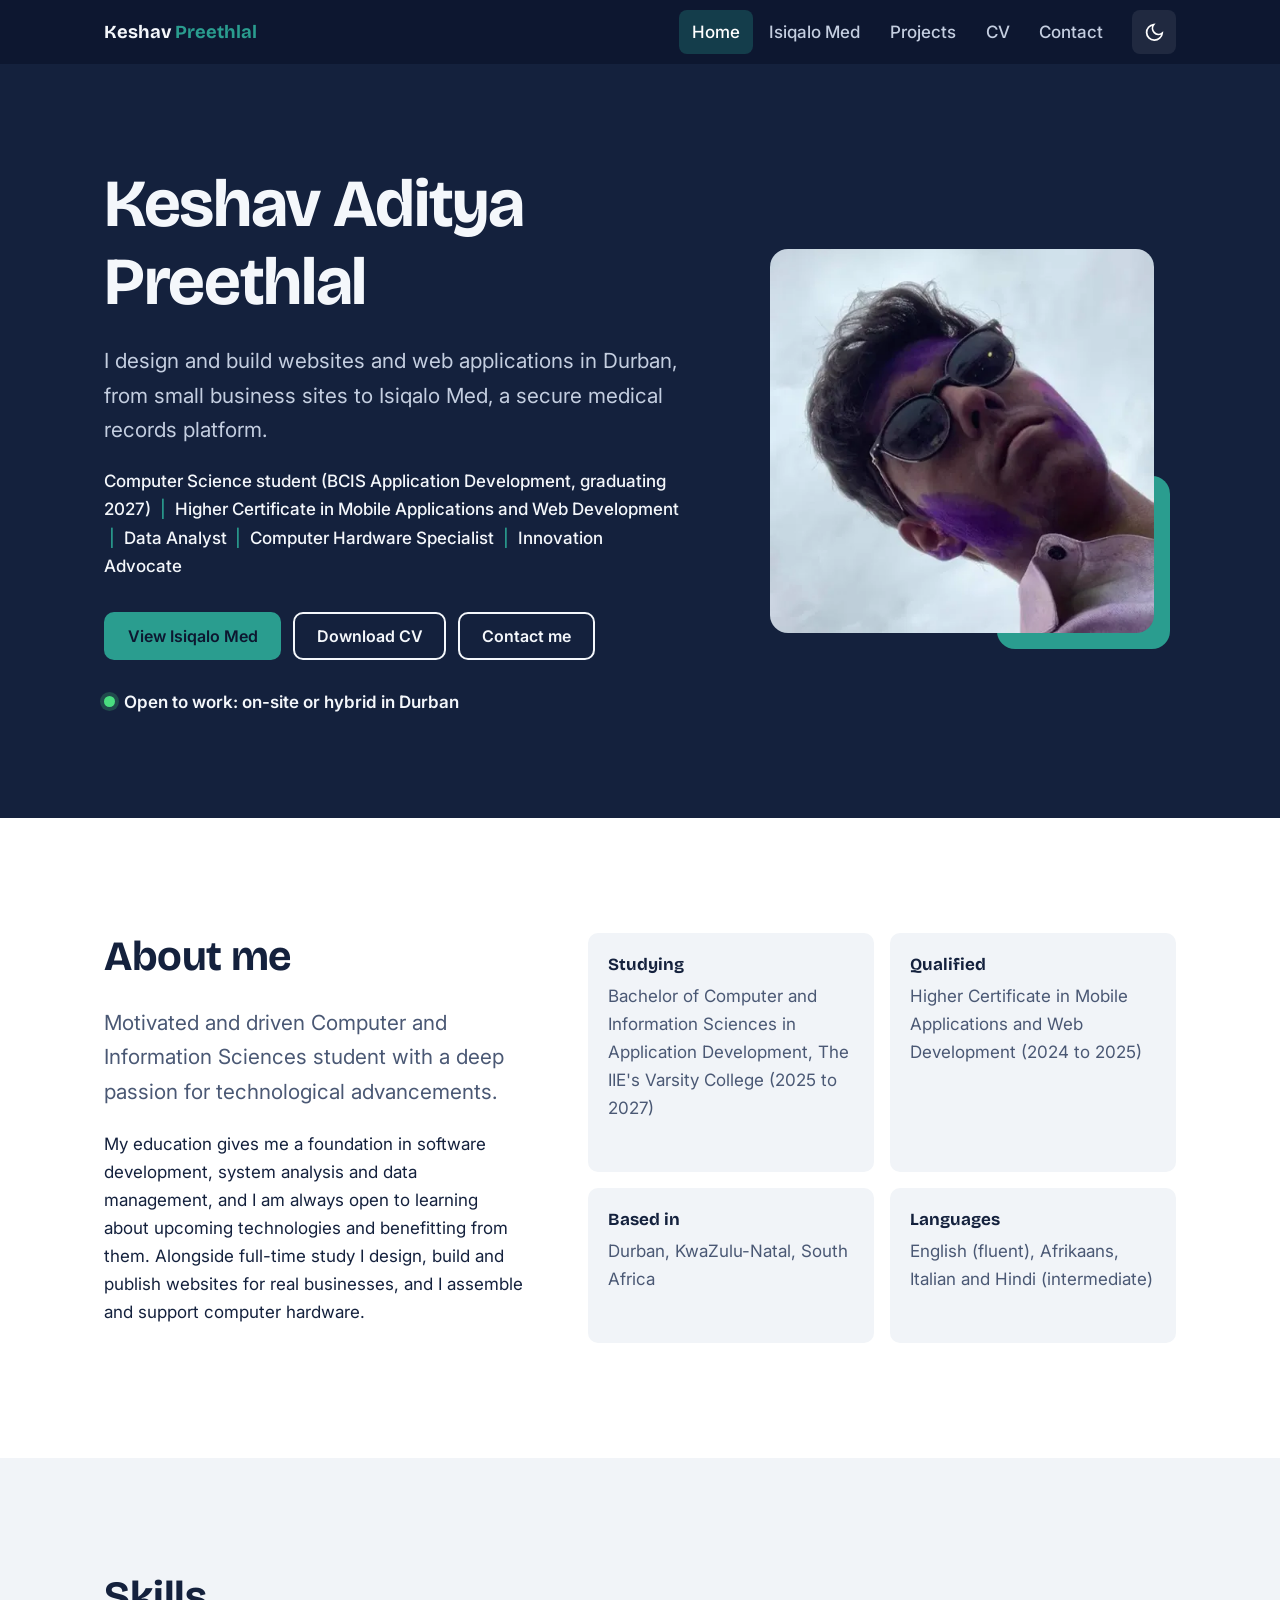
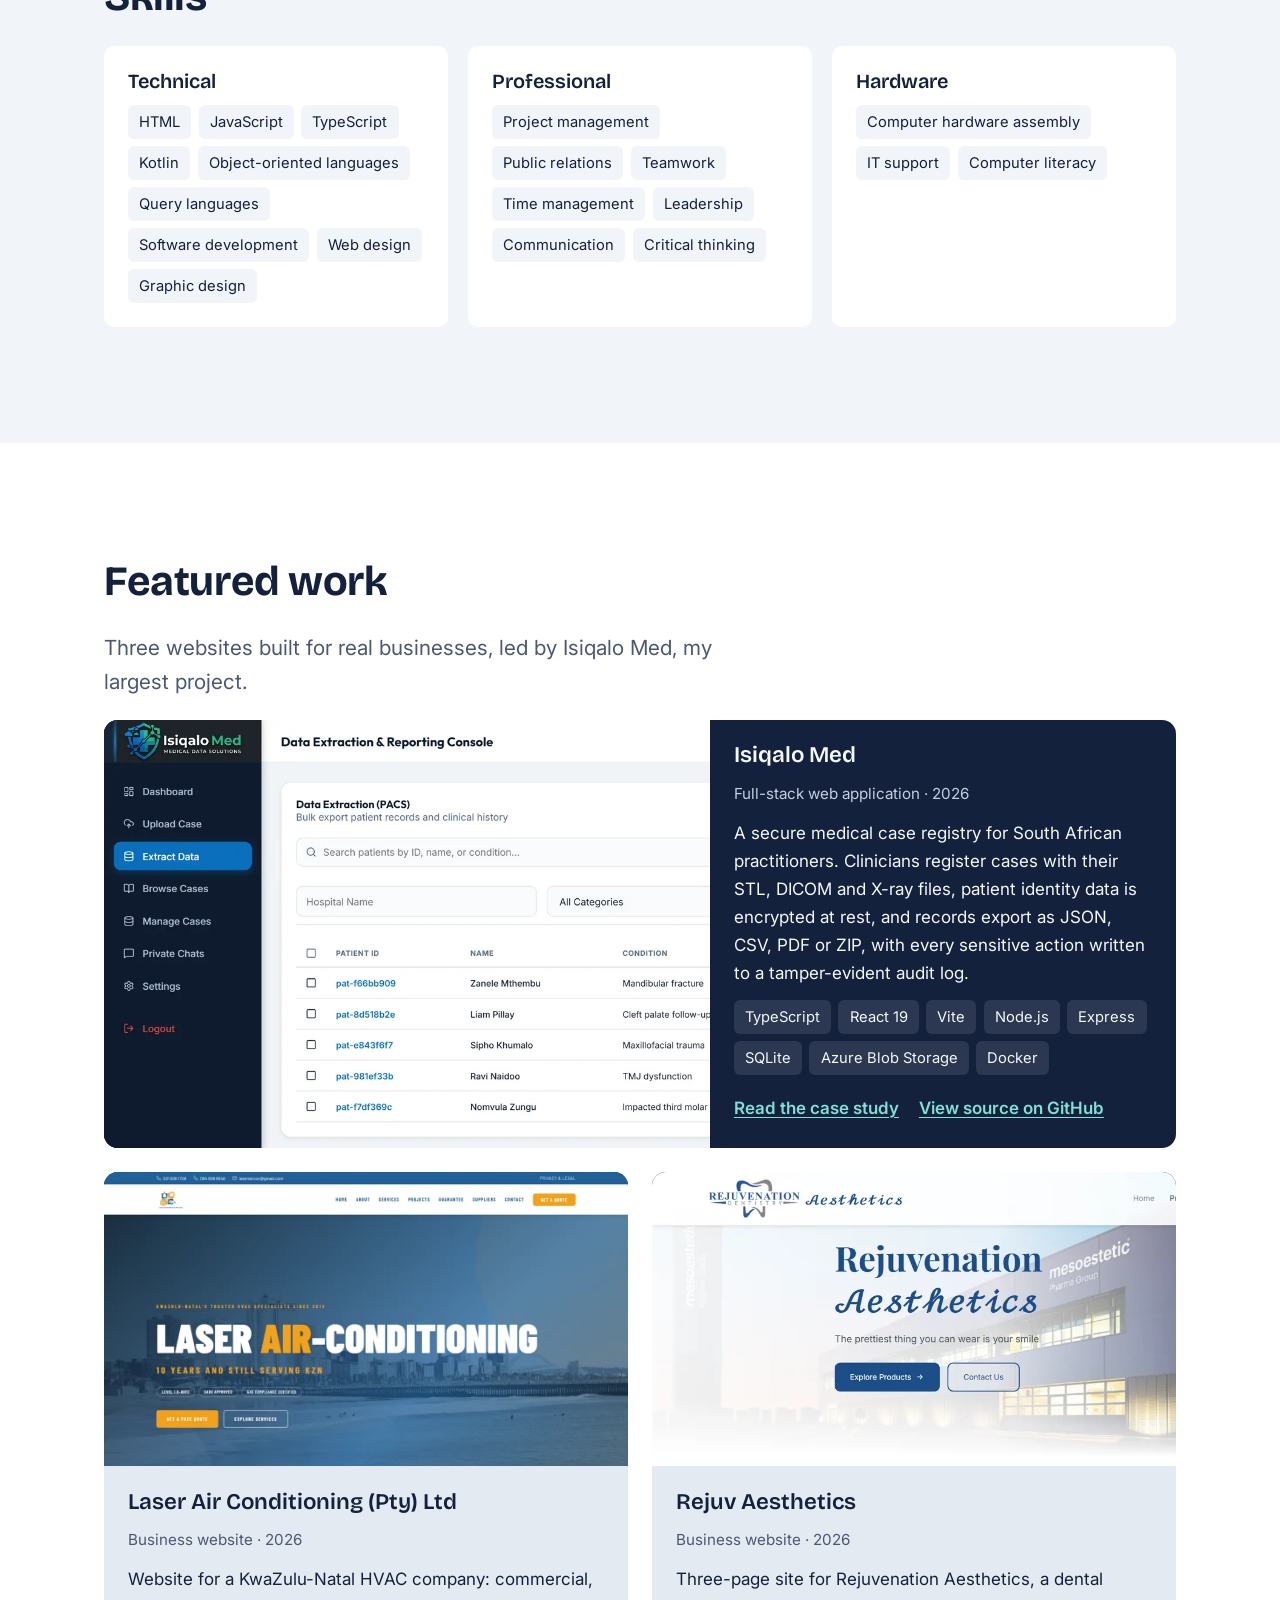
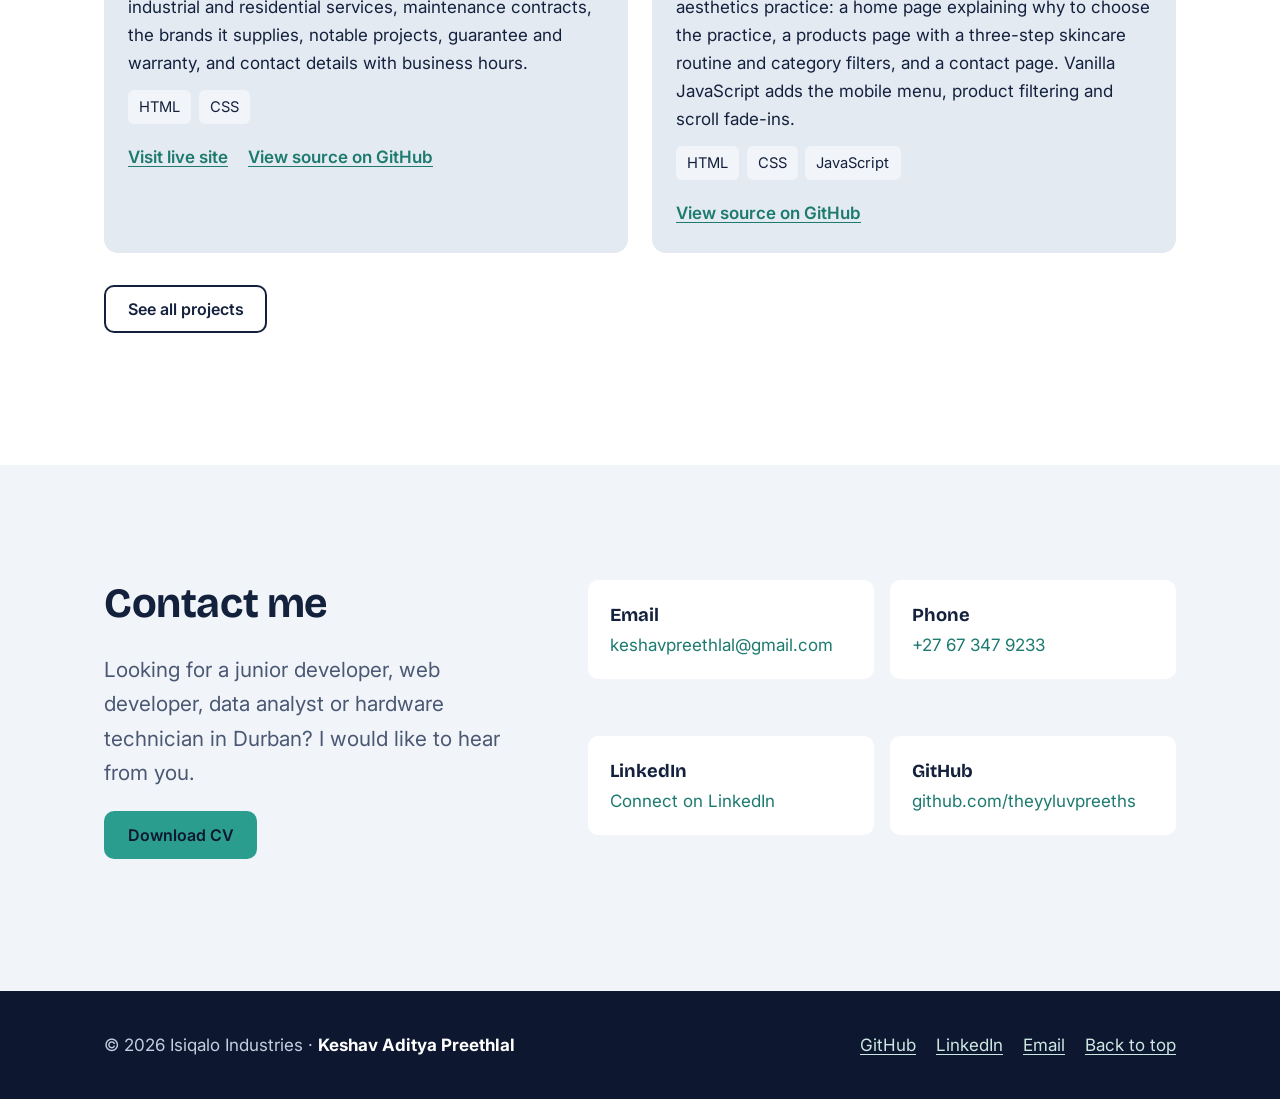
<file: index.html>
<!doctype html>
<html lang="en-ZA">
<head>
  <meta charset="utf-8">
  <meta name="viewport" content="width=device-width, initial-scale=1, viewport-fit=cover">
  <title>Keshav Aditya Preethlal | Web and Application Developer, Durban</title>
  <meta name="description" content="Keshav Aditya Preethlal: Computer Science student and web developer in Durban. Builder of Isiqalo Med, a secure medical case registry. Open to work.">
  <link rel="canonical" href="https://theyyluvpreeths.github.io/keshav-cv-website/">
  <meta property="og:type" content="profile">
  <meta property="og:title" content="Keshav Aditya Preethlal | Web and Application Developer">
  <meta property="og:description" content="Computer Science student and web developer in Durban. Builder of Isiqalo Med. Open to work, on-site or hybrid.">
  <meta property="og:url" content="https://theyyluvpreeths.github.io/keshav-cv-website/">
  <meta property="og:image" content="https://theyyluvpreeths.github.io/keshav-cv-website/assets/profile.jpg">
  <meta property="og:image:alt" content="Portrait of Keshav Preethlal">
  <meta name="twitter:card" content="summary">
  <meta name="theme-color" content="#14213d">
  <link rel="icon" href="favicon.svg" type="image/svg+xml">
  <script>document.documentElement.classList.add('js');try{var t=localStorage.getItem('theme');if(t)document.documentElement.dataset.theme=t}catch(e){}</script>
  <link rel="preconnect" href="https://fonts.googleapis.com">
  <link rel="preconnect" href="https://fonts.gstatic.com" crossorigin>
  <link rel="stylesheet" href="https://fonts.googleapis.com/css2?family=Bricolage+Grotesque:opsz,wght@12..96,600;12..96,700&family=Inter:wght@400;500;600;700&display=swap">
  <link rel="stylesheet" href="css/styles.css">
  <script type="module" src="js/main.js"></script>
  <script type="application/ld+json">
  {
    "@context": "https://schema.org",
    "@type": "Person",
    "name": "Keshav Aditya Preethlal",
    "jobTitle": "Web and Application Developer",
    "url": "https://theyyluvpreeths.github.io/keshav-cv-website/",
    "image": "https://theyyluvpreeths.github.io/keshav-cv-website/assets/profile.jpg",
    "email": "mailto:keshavpreethlal@gmail.com",
    "address": { "@type": "PostalAddress", "addressLocality": "Durban", "addressRegion": "KwaZulu-Natal", "addressCountry": "ZA" },
    "alumniOf": { "@type": "CollegeOrUniversity", "name": "The IIE's Varsity College" },
    "sameAs": ["https://github.com/theyyluvpreeths", "https://www.linkedin.com/in/keshav-aditya-preethlal-747263384/"]
  }
  </script>
</head>
<body>
  <a class="skip-link" href="#main">Skip to content</a>

  <header class="site-header" id="top">
    <nav class="wrap nav" aria-label="Main">
      <a class="brand" href="index.html">Keshav <span>Preethlal</span></a>
      <ul class="nav-list" id="nav-list">
        <li><a href="index.html" aria-current="page">Home</a></li>
        <li><a href="isiqalo-med.html">Isiqalo Med</a></li>
        <li><a href="projects.html">Projects</a></li>
        <li><a href="cv.html">CV</a></li>
        <li><a href="index.html#contact">Contact</a></li>
      </ul>
      <button class="icon-btn theme-toggle" type="button" aria-pressed="false" aria-label="Switch to dark theme">
        <svg class="icon-moon" viewBox="0 0 24 24" fill="none" stroke="currentColor" stroke-width="2" aria-hidden="true"><path d="M21 12.8A9 9 0 1 1 11.2 3a7 7 0 0 0 9.8 9.8z"/></svg>
        <svg class="icon-sun" viewBox="0 0 24 24" fill="none" stroke="currentColor" stroke-width="2" aria-hidden="true"><circle cx="12" cy="12" r="4"/><path d="M12 2v2M12 20v2M4.9 4.9l1.4 1.4M17.7 17.7l1.4 1.4M2 12h2M20 12h2M4.9 19.1l1.4-1.4M17.7 6.3l1.4-1.4"/></svg>
      </button>
      <button class="icon-btn nav-toggle" type="button" aria-expanded="false" aria-controls="nav-list" aria-label="Menu">
        <svg viewBox="0 0 24 24" fill="none" stroke="currentColor" stroke-width="2" aria-hidden="true"><path d="M3 6h18M3 12h18M3 18h18"/></svg>
      </button>
    </nav>
  </header>

  <main id="main">
    <section class="hero" aria-labelledby="hero-title">
      <div class="wrap hero-grid">
        <div data-reveal>
          <h1 id="hero-title">Keshav Aditya Preethlal</h1>
          <p class="lead">I design and build websites and web applications in Durban, from small business sites to Isiqalo Med, a secure medical records platform.</p>
          <p class="headline-list">Computer Science student (BCIS Application Development, graduating 2027) <span aria-hidden="true">|</span> Higher Certificate in Mobile Applications and Web Development <span aria-hidden="true">|</span> Data Analyst <span aria-hidden="true">|</span> Computer Hardware Specialist <span aria-hidden="true">|</span> Innovation Advocate</p>
          <div class="btn-row">
            <a class="btn btn--primary" href="isiqalo-med.html">View Isiqalo Med</a>
            <a class="btn btn--ghost" href="assets/Keshav-Preethlal-CV.pdf" download>Download CV <span class="visually-hidden">(PDF)</span></a>
            <a class="btn btn--ghost" href="#contact">Contact me</a>
          </div>
          <p class="status">Open to work: on-site or hybrid in Durban</p>
        </div>
        <div class="portrait">
          <picture>
            <source srcset="assets/profile.webp" type="image/webp">
            <img src="assets/profile.jpg" width="600" height="600" alt="Keshav Preethlal in sunglasses, photographed from below against a cloudy sky" fetchpriority="high">
          </picture>
        </div>
      </div>
    </section>

    <section class="section" id="about" aria-labelledby="about-title">
      <div class="wrap split" data-reveal>
        <div>
          <h2 id="about-title">About me</h2>
          <p class="lead">Motivated and driven Computer and Information Sciences student with a deep passion for technological advancements.</p>
          <p>My education gives me a foundation in software development, system analysis and data management, and I am always open to learning about upcoming technologies and benefitting from them. Alongside full-time study I design, build and publish websites for real businesses, and I assemble and support computer hardware.</p>
        </div>
        <dl class="facts">
          <div><dt>Studying</dt><dd>Bachelor of Computer and Information Sciences in Application Development, The IIE's Varsity College (2025 to 2027)</dd></div>
          <div><dt>Qualified</dt><dd>Higher Certificate in Mobile Applications and Web Development (2024 to 2025)</dd></div>
          <div><dt>Based in</dt><dd>Durban, KwaZulu-Natal, South Africa</dd></div>
          <div><dt>Languages</dt><dd>English (fluent), Afrikaans, Italian and Hindi (intermediate)</dd></div>
        </dl>
      </div>
    </section>

    <section class="section section--tint" id="skills" aria-labelledby="skills-title">
      <div class="wrap">
        <h2 id="skills-title">Skills</h2>
        <div class="cols-3" data-reveal>
          <div class="panel">
            <h3>Technical</h3>
            <ul class="tags">
              <li>HTML</li><li>JavaScript</li><li>TypeScript</li><li>Kotlin</li>
              <li>Object-oriented languages</li><li>Query languages</li>
              <li>Software development</li><li>Web design</li><li>Graphic design</li>
            </ul>
          </div>
          <div class="panel">
            <h3>Professional</h3>
            <ul class="tags">
              <li>Project management</li><li>Public relations</li><li>Teamwork</li>
              <li>Time management</li><li>Leadership</li><li>Communication</li><li>Critical thinking</li>
            </ul>
          </div>
          <div class="panel">
            <h3>Hardware</h3>
            <ul class="tags">
              <li>Computer hardware assembly</li><li>IT support</li><li>Computer literacy</li>
            </ul>
          </div>
        </div>
      </div>
    </section>

    <section class="section" id="work" aria-labelledby="work-title">
      <div class="wrap">
        <h2 id="work-title">Featured work</h2>
        <p class="lead">Three websites built for real businesses, led by Isiqalo Med, my largest project.</p>
        <div class="cards" data-reveal data-projects="featured" aria-busy="true" aria-live="polite">
          <noscript>
            <ul>
              <li><a href="isiqalo-med.html">Isiqalo Med case study</a></li>
              <li><a href="https://github.com/theyyluvpreeths/Laser-air-conditioning-PTY-LTD">Laser Air Conditioning (Pty) Ltd</a></li>
              <li><a href="https://github.com/theyyluvpreeths/rejuv_Aesthetics">Rejuv Aesthetics</a></li>
            </ul>
          </noscript>
        </div>
        <p style="margin-top:2rem"><a class="btn btn--ghost" href="projects.html">See all projects</a></p>
      </div>
    </section>

    <section class="section section--tint" id="contact" aria-labelledby="contact-title">
      <div class="wrap split">
        <div>
          <h2 id="contact-title">Contact me</h2>
          <p class="lead">Looking for a junior developer, web developer, data analyst or hardware technician in Durban? I would like to hear from you.</p>
          <p><a class="btn btn--primary" href="assets/Keshav-Preethlal-CV.pdf" download>Download CV <span class="visually-hidden">(PDF)</span></a></p>
        </div>
        <ul class="contact-list" data-reveal>
          <li><a href="mailto:keshavpreethlal@gmail.com"><strong>Email</strong><span>keshavpreethlal@gmail.com</span></a></li>
          <li><a href="tel:+27673479233"><strong>Phone</strong><span>+27 67 347 9233</span></a></li>
          <li><a href="https://www.linkedin.com/in/keshav-aditya-preethlal-747263384/" rel="noopener"><strong>LinkedIn</strong><span>Connect on LinkedIn</span></a></li>
          <li><a href="https://github.com/theyyluvpreeths" rel="noopener"><strong>GitHub</strong><span>github.com/theyyluvpreeths</span></a></li>
        </ul>
      </div>
    </section>
  </main>

  <footer class="site-footer">
    <div class="wrap footer-grid">
      <p>© 2026 Isiqalo Industries · <strong>Keshav Aditya Preethlal</strong></p>
      <ul class="footer-links">
        <li><a href="https://github.com/theyyluvpreeths" rel="noopener">GitHub</a></li>
        <li><a href="https://www.linkedin.com/in/keshav-aditya-preethlal-747263384/" rel="noopener">LinkedIn</a></li>
        <li><a href="mailto:keshavpreethlal@gmail.com">Email</a></li>
        <li><a href="#top">Back to top</a></li>
      </ul>
    </div>
  </footer>
</body>
</html>
</file>
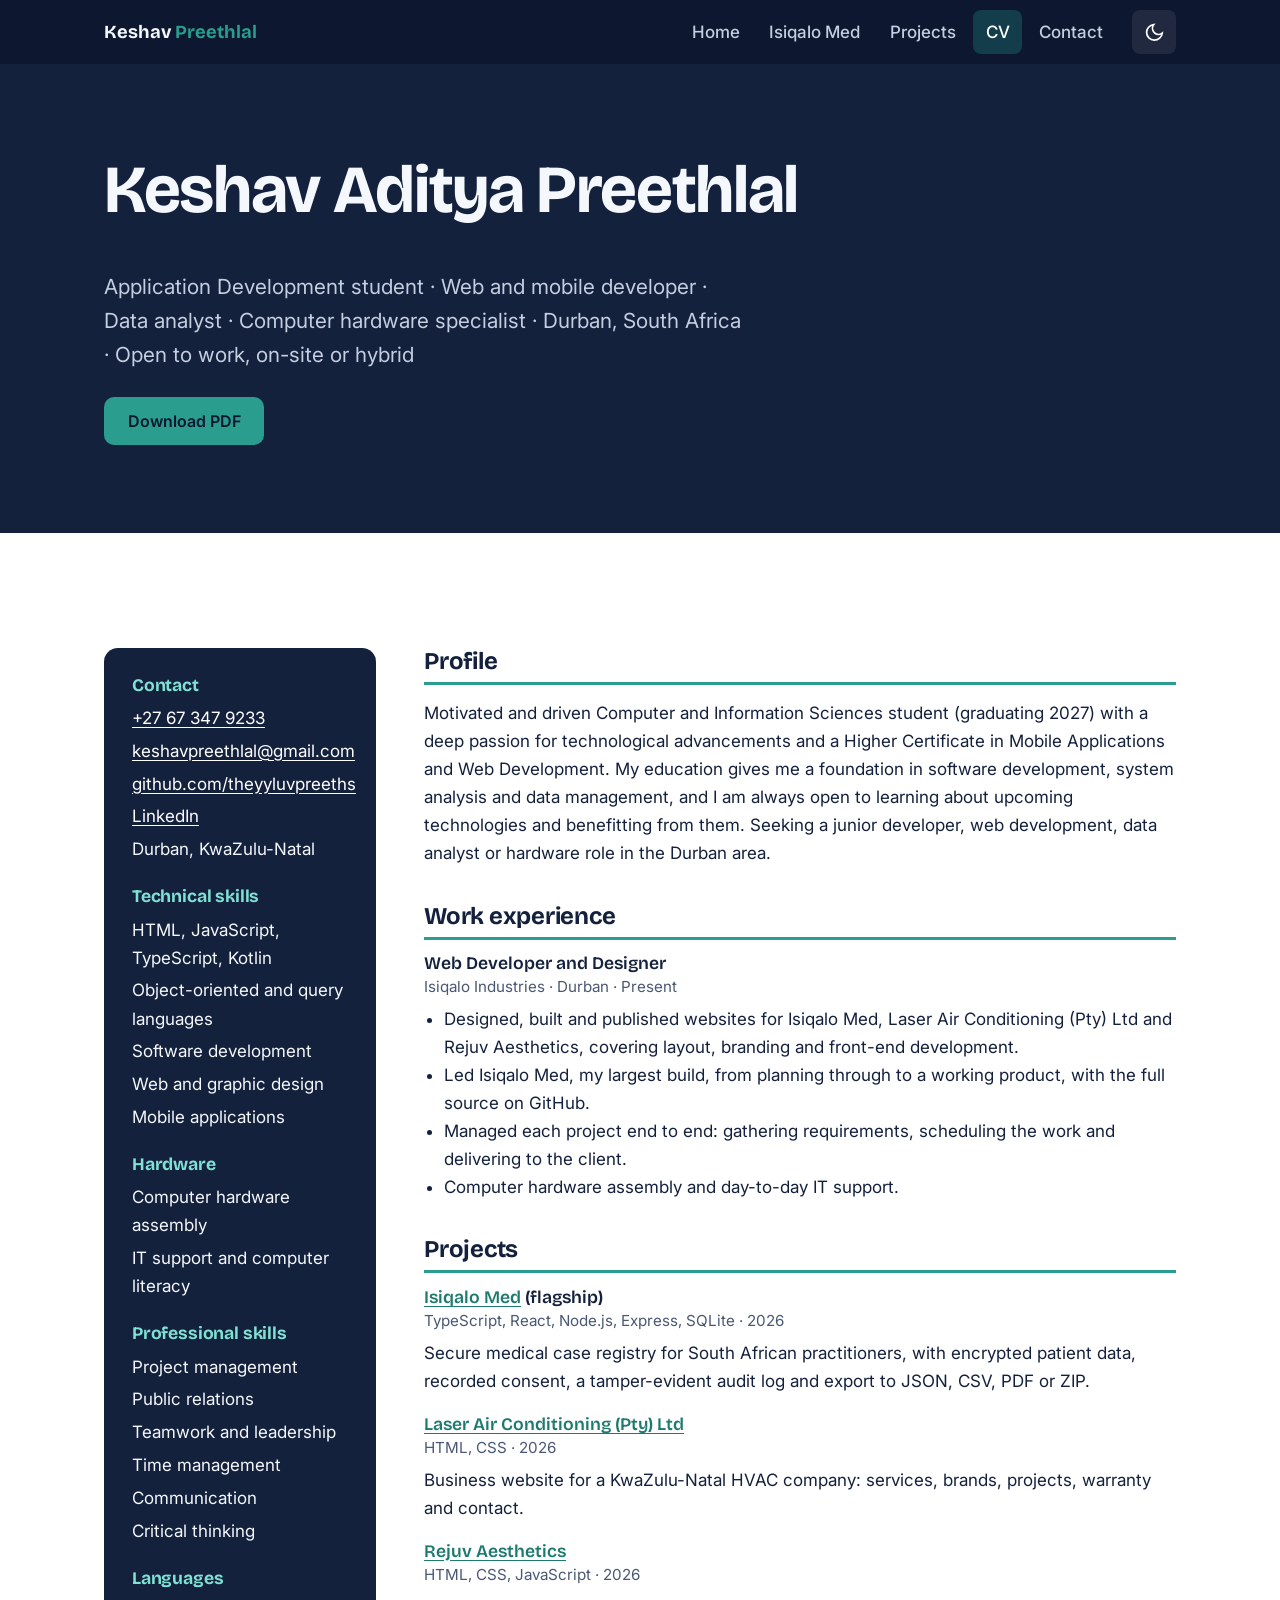
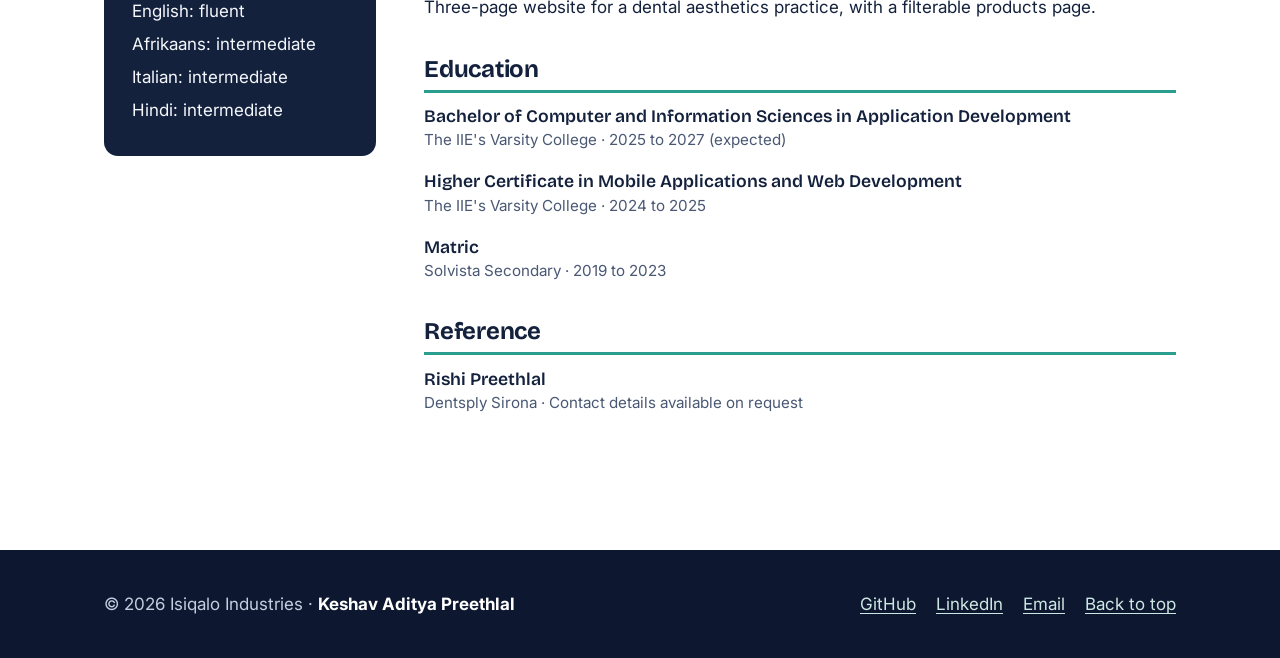
<file: cv.html>
<!doctype html>
<html lang="en-ZA">
<head>
  <meta charset="utf-8">
  <meta name="viewport" content="width=device-width, initial-scale=1, viewport-fit=cover">
  <title>CV | Keshav Aditya Preethlal</title>
  <meta name="description" content="CV of Keshav Aditya Preethlal: BCIS Application Development student, web developer and designer at Isiqalo Industries, Durban.">
  <link rel="canonical" href="https://theyyluvpreeths.github.io/keshav-cv-website/cv.html">
  <meta property="og:type" content="profile">
  <meta property="og:title" content="CV | Keshav Aditya Preethlal">
  <meta property="og:description" content="Education, work experience, projects and skills. Open to work in Durban, on-site or hybrid.">
  <meta property="og:url" content="https://theyyluvpreeths.github.io/keshav-cv-website/cv.html">
  <meta property="og:image" content="https://theyyluvpreeths.github.io/keshav-cv-website/assets/profile.jpg">
  <meta property="og:image:alt" content="Portrait of Keshav Preethlal">
  <meta name="twitter:card" content="summary">
  <meta name="theme-color" content="#14213d">
  <link rel="icon" href="favicon.svg" type="image/svg+xml">
  <script>document.documentElement.classList.add('js');try{var t=localStorage.getItem('theme');if(t)document.documentElement.dataset.theme=t}catch(e){}</script>
  <link rel="preconnect" href="https://fonts.googleapis.com">
  <link rel="preconnect" href="https://fonts.gstatic.com" crossorigin>
  <link rel="stylesheet" href="https://fonts.googleapis.com/css2?family=Bricolage+Grotesque:opsz,wght@12..96,600;12..96,700&family=Inter:wght@400;500;600;700&display=swap">
  <link rel="stylesheet" href="css/styles.css">
  <script type="module" src="js/main.js"></script>
</head>
<body>
  <a class="skip-link" href="#main">Skip to content</a>

  <header class="site-header" id="top">
    <nav class="wrap nav" aria-label="Main">
      <a class="brand" href="index.html">Keshav <span>Preethlal</span></a>
      <ul class="nav-list" id="nav-list">
        <li><a href="index.html">Home</a></li>
        <li><a href="isiqalo-med.html">Isiqalo Med</a></li>
        <li><a href="projects.html">Projects</a></li>
        <li><a href="cv.html" aria-current="page">CV</a></li>
        <li><a href="index.html#contact">Contact</a></li>
      </ul>
      <button class="icon-btn theme-toggle" type="button" aria-pressed="false" aria-label="Switch to dark theme">
        <svg class="icon-moon" viewBox="0 0 24 24" fill="none" stroke="currentColor" stroke-width="2" aria-hidden="true"><path d="M21 12.8A9 9 0 1 1 11.2 3a7 7 0 0 0 9.8 9.8z"/></svg>
        <svg class="icon-sun" viewBox="0 0 24 24" fill="none" stroke="currentColor" stroke-width="2" aria-hidden="true"><circle cx="12" cy="12" r="4"/><path d="M12 2v2M12 20v2M4.9 4.9l1.4 1.4M17.7 17.7l1.4 1.4M2 12h2M20 12h2M4.9 19.1l1.4-1.4M17.7 6.3l1.4-1.4"/></svg>
      </button>
      <button class="icon-btn nav-toggle" type="button" aria-expanded="false" aria-controls="nav-list" aria-label="Menu">
        <svg viewBox="0 0 24 24" fill="none" stroke="currentColor" stroke-width="2" aria-hidden="true"><path d="M3 6h18M3 12h18M3 18h18"/></svg>
      </button>
    </nav>
  </header>

  <main id="main">
    <section class="page-head" aria-labelledby="page-title">
      <div class="wrap">
        <h1 id="page-title">Keshav Aditya Preethlal</h1>
        <p class="lead">Application Development student · Web and mobile developer · Data analyst · Computer hardware specialist · Durban, South Africa · Open to work, on-site or hybrid</p>
        <div class="btn-row no-print" style="margin-top:1.5rem">
          <a class="btn btn--primary" href="assets/Keshav-Preethlal-CV.pdf" download>Download PDF</a>
        </div>
      </div>
    </section>

    <section class="section" aria-label="Curriculum vitae">
      <div class="wrap cv">
        <aside class="cv-side" aria-label="Contact and skills">
          <h2>Contact</h2>
          <ul>
            <li><a href="tel:+27673479233">+27 67 347 9233</a></li>
            <li><a href="mailto:keshavpreethlal@gmail.com">keshavpreethlal@gmail.com</a></li>
            <li><a href="https://github.com/theyyluvpreeths" rel="noopener">github.com/theyyluvpreeths</a></li>
            <li><a href="https://www.linkedin.com/in/keshav-aditya-preethlal-747263384/" rel="noopener">LinkedIn</a></li>
            <li>Durban, KwaZulu-Natal</li>
          </ul>

          <h2>Technical skills</h2>
          <ul>
            <li>HTML, JavaScript, TypeScript, Kotlin</li>
            <li>Object-oriented and query languages</li>
            <li>Software development</li>
            <li>Web and graphic design</li>
            <li>Mobile applications</li>
          </ul>

          <h2>Hardware</h2>
          <ul>
            <li>Computer hardware assembly</li>
            <li>IT support and computer literacy</li>
          </ul>

          <h2>Professional skills</h2>
          <ul>
            <li>Project management</li>
            <li>Public relations</li>
            <li>Teamwork and leadership</li>
            <li>Time management</li>
            <li>Communication</li>
            <li>Critical thinking</li>
          </ul>

          <h2>Languages</h2>
          <ul>
            <li>English: fluent</li>
            <li>Afrikaans: intermediate</li>
            <li>Italian: intermediate</li>
            <li>Hindi: intermediate</li>
          </ul>
        </aside>

        <div class="cv-main">
          <h2>Profile</h2>
          <p>Motivated and driven Computer and Information Sciences student (graduating 2027) with a deep passion for technological advancements and a Higher Certificate in Mobile Applications and Web Development. My education gives me a foundation in software development, system analysis and data management, and I am always open to learning about upcoming technologies and benefitting from them. Seeking a junior developer, web development, data analyst or hardware role in the Durban area.</p>

          <h2>Work experience</h2>
          <div class="cv-item">
            <h3>Web Developer and Designer</h3>
            <!-- TODO: add your start date at Isiqalo Industries (e.g. "2025 to present"). -->
            <p class="muted">Isiqalo Industries · Durban · Present</p>
            <ul>
              <li>Designed, built and published websites for Isiqalo Med, Laser Air Conditioning (Pty) Ltd and Rejuv Aesthetics, covering layout, branding and front-end development.</li>
              <li>Led Isiqalo Med, my largest build, from planning through to a working product, with the full source on GitHub.</li>
              <li>Managed each project end to end: gathering requirements, scheduling the work and delivering to the client.</li>
              <li>Computer hardware assembly and day-to-day IT support.</li>
            </ul>
          </div>

          <h2>Projects</h2>
          <div class="cv-item">
            <h3><a href="isiqalo-med.html">Isiqalo Med</a> (flagship)</h3>
            <p class="muted">TypeScript, React, Node.js, Express, SQLite · 2026</p>
            <p>Secure medical case registry for South African practitioners, with encrypted patient data, recorded consent, a tamper-evident audit log and export to JSON, CSV, PDF or ZIP.</p>
          </div>
          <div class="cv-item">
            <h3><a href="https://github.com/theyyluvpreeths/Laser-air-conditioning-PTY-LTD" rel="noopener">Laser Air Conditioning (Pty) Ltd</a></h3>
            <p class="muted">HTML, CSS · 2026</p>
            <p>Business website for a KwaZulu-Natal HVAC company: services, brands, projects, warranty and contact.</p>
          </div>
          <div class="cv-item">
            <h3><a href="https://github.com/theyyluvpreeths/rejuv_Aesthetics" rel="noopener">Rejuv Aesthetics</a></h3>
            <p class="muted">HTML, CSS, JavaScript · 2026</p>
            <p>Three-page website for a dental aesthetics practice, with a filterable products page.</p>
          </div>

          <h2>Education</h2>
          <div class="cv-item">
            <h3>Bachelor of Computer and Information Sciences in Application Development</h3>
            <p class="muted">The IIE's Varsity College · 2025 to 2027 (expected)</p>
          </div>
          <div class="cv-item">
            <h3>Higher Certificate in Mobile Applications and Web Development</h3>
            <p class="muted">The IIE's Varsity College · 2024 to 2025</p>
          </div>
          <div class="cv-item">
            <h3>Matric</h3>
            <p class="muted">Solvista Secondary · 2019 to 2023</p>
          </div>

          <h2>Reference</h2>
          <div class="cv-item">
            <h3>Rishi Preethlal</h3>
            <!-- TODO: the reference's email is kept off the public page; add it here only if they agree to it being public. -->
            <p class="muted">Dentsply Sirona · Contact details available on request</p>
          </div>
        </div>
      </div>
    </section>
  </main>

  <footer class="site-footer">
    <div class="wrap footer-grid">
      <p>© 2026 Isiqalo Industries · <strong>Keshav Aditya Preethlal</strong></p>
      <ul class="footer-links">
        <li><a href="https://github.com/theyyluvpreeths" rel="noopener">GitHub</a></li>
        <li><a href="https://www.linkedin.com/in/keshav-aditya-preethlal-747263384/" rel="noopener">LinkedIn</a></li>
        <li><a href="mailto:keshavpreethlal@gmail.com">Email</a></li>
        <li><a href="#top">Back to top</a></li>
      </ul>
    </div>
  </footer>
</body>
</html>
</file>
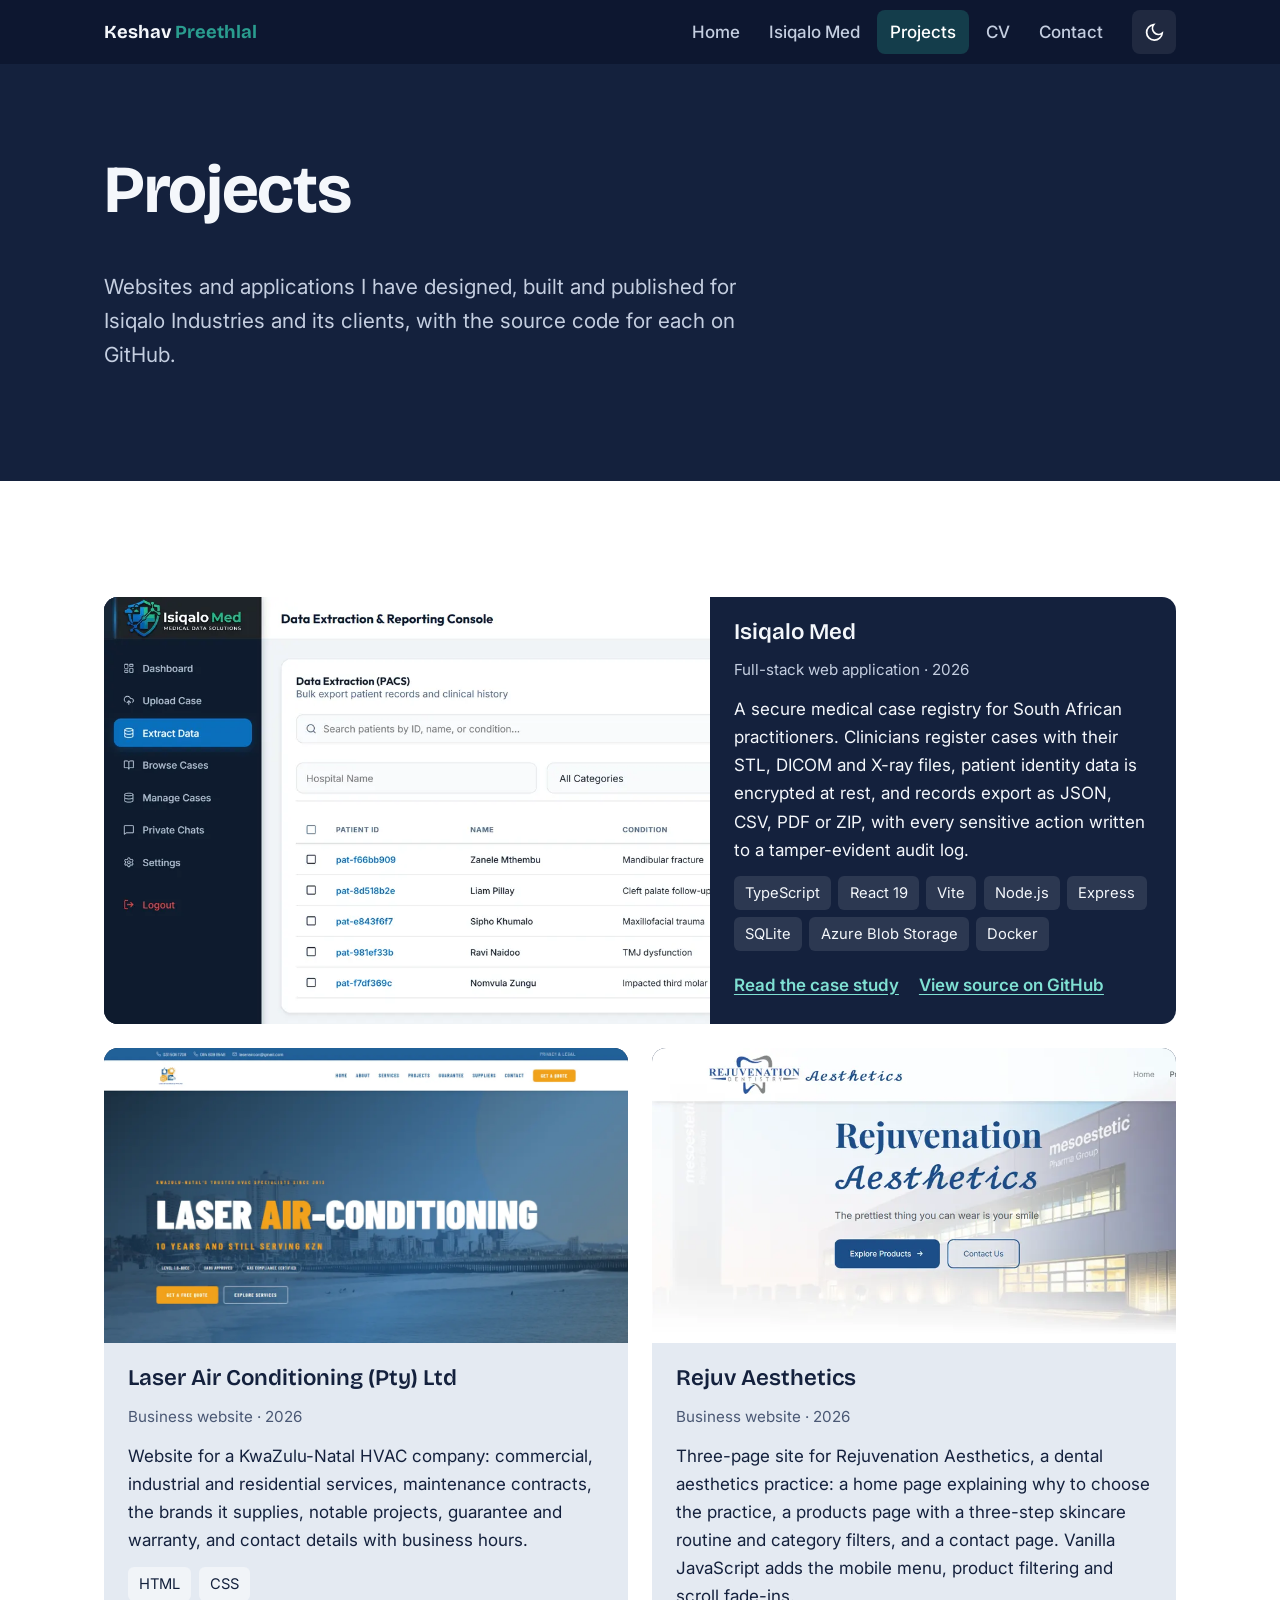
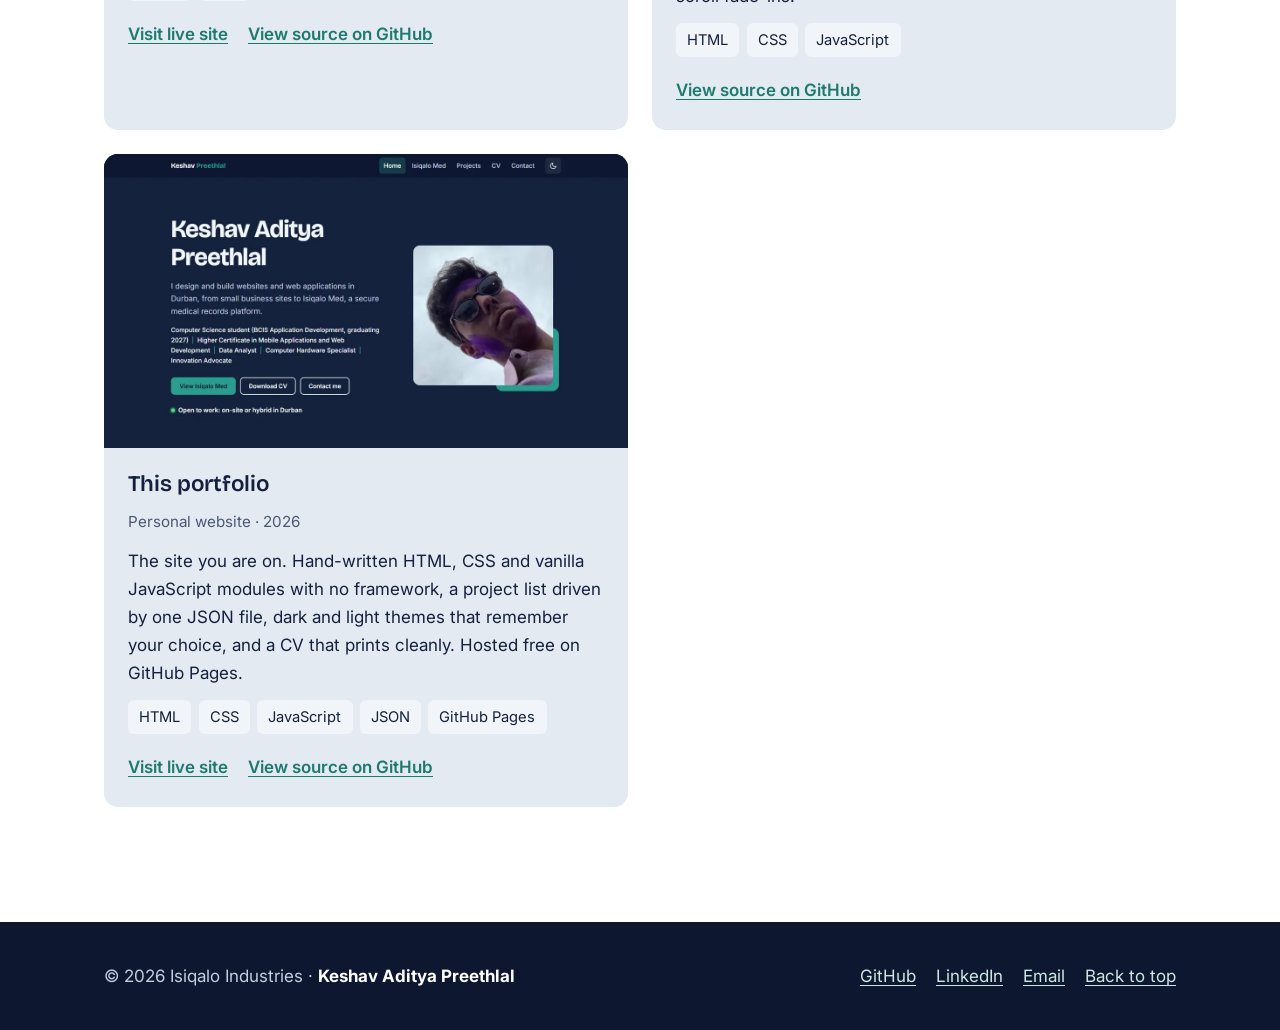
<file: projects.html>
<!doctype html>
<html lang="en-ZA">
<head>
  <meta charset="utf-8">
  <meta name="viewport" content="width=device-width, initial-scale=1, viewport-fit=cover">
  <title>Projects | Keshav Aditya Preethlal</title>
  <meta name="description" content="Websites and applications built by Keshav Aditya Preethlal: Isiqalo Med, Laser Air Conditioning (Pty) Ltd, Rejuv Aesthetics and this portfolio.">
  <link rel="canonical" href="https://theyyluvpreeths.github.io/keshav-cv-website/projects.html">
  <meta property="og:type" content="website">
  <meta property="og:title" content="Projects | Keshav Aditya Preethlal">
  <meta property="og:description" content="Websites and applications I have designed, built and published, led by Isiqalo Med.">
  <meta property="og:url" content="https://theyyluvpreeths.github.io/keshav-cv-website/projects.html">
  <meta property="og:image" content="https://theyyluvpreeths.github.io/keshav-cv-website/assets/profile.jpg">
  <meta property="og:image:alt" content="Portrait of Keshav Preethlal">
  <meta name="twitter:card" content="summary">
  <meta name="theme-color" content="#14213d">
  <link rel="icon" href="favicon.svg" type="image/svg+xml">
  <script>document.documentElement.classList.add('js');try{var t=localStorage.getItem('theme');if(t)document.documentElement.dataset.theme=t}catch(e){}</script>
  <link rel="preconnect" href="https://fonts.googleapis.com">
  <link rel="preconnect" href="https://fonts.gstatic.com" crossorigin>
  <link rel="stylesheet" href="https://fonts.googleapis.com/css2?family=Bricolage+Grotesque:opsz,wght@12..96,600;12..96,700&family=Inter:wght@400;500;600;700&display=swap">
  <link rel="stylesheet" href="css/styles.css">
  <script type="module" src="js/main.js"></script>
</head>
<body>
  <a class="skip-link" href="#main">Skip to content</a>

  <header class="site-header" id="top">
    <nav class="wrap nav" aria-label="Main">
      <a class="brand" href="index.html">Keshav <span>Preethlal</span></a>
      <ul class="nav-list" id="nav-list">
        <li><a href="index.html">Home</a></li>
        <li><a href="isiqalo-med.html">Isiqalo Med</a></li>
        <li><a href="projects.html" aria-current="page">Projects</a></li>
        <li><a href="cv.html">CV</a></li>
        <li><a href="index.html#contact">Contact</a></li>
      </ul>
      <button class="icon-btn theme-toggle" type="button" aria-pressed="false" aria-label="Switch to dark theme">
        <svg class="icon-moon" viewBox="0 0 24 24" fill="none" stroke="currentColor" stroke-width="2" aria-hidden="true"><path d="M21 12.8A9 9 0 1 1 11.2 3a7 7 0 0 0 9.8 9.8z"/></svg>
        <svg class="icon-sun" viewBox="0 0 24 24" fill="none" stroke="currentColor" stroke-width="2" aria-hidden="true"><circle cx="12" cy="12" r="4"/><path d="M12 2v2M12 20v2M4.9 4.9l1.4 1.4M17.7 17.7l1.4 1.4M2 12h2M20 12h2M4.9 19.1l1.4-1.4M17.7 6.3l1.4-1.4"/></svg>
      </button>
      <button class="icon-btn nav-toggle" type="button" aria-expanded="false" aria-controls="nav-list" aria-label="Menu">
        <svg viewBox="0 0 24 24" fill="none" stroke="currentColor" stroke-width="2" aria-hidden="true"><path d="M3 6h18M3 12h18M3 18h18"/></svg>
      </button>
    </nav>
  </header>

  <main id="main">
    <section class="page-head" aria-labelledby="page-title">
      <div class="wrap" data-reveal>
        <h1 id="page-title">Projects</h1>
        <p class="lead">Websites and applications I have designed, built and published for Isiqalo Industries and its clients, with the source code for each on GitHub.</p>
      </div>
    </section>

    <section class="section" aria-labelledby="list-title">
      <div class="wrap">
        <h2 id="list-title" class="visually-hidden">All projects</h2>
        <!-- Cards come from data/projects.json: add a project there and it appears here. -->
        <div class="cards" data-reveal data-projects="all" aria-busy="true" aria-live="polite">
          <noscript>
            <ul>
              <li><a href="isiqalo-med.html">Isiqalo Med</a> (<a href="https://github.com/theyyluvpreeths/ISIQALO-MED">source</a>)</li>
              <li><a href="https://github.com/theyyluvpreeths/Laser-air-conditioning-PTY-LTD">Laser Air Conditioning (Pty) Ltd</a></li>
              <li><a href="https://github.com/theyyluvpreeths/rejuv_Aesthetics">Rejuv Aesthetics</a></li>
              <li><a href="https://github.com/theyyluvpreeths/keshav-cv-website">This portfolio</a></li>
            </ul>
          </noscript>
        </div>
      </div>
    </section>
  </main>

  <footer class="site-footer">
    <div class="wrap footer-grid">
      <p>© 2026 Isiqalo Industries · <strong>Keshav Aditya Preethlal</strong></p>
      <ul class="footer-links">
        <li><a href="https://github.com/theyyluvpreeths" rel="noopener">GitHub</a></li>
        <li><a href="https://www.linkedin.com/in/keshav-aditya-preethlal-747263384/" rel="noopener">LinkedIn</a></li>
        <li><a href="mailto:keshavpreethlal@gmail.com">Email</a></li>
        <li><a href="#top">Back to top</a></li>
      </ul>
    </div>
  </footer>
</body>
</html>
</file>
<file: css/styles.css>
/* Keshav Preethlal portfolio. One stylesheet for every page; print rules at the bottom. */

:root {
  --navy: #14213d;
  --navy-deep: #0d1730;
  --teal: #2a9d8f;
  --bg: #ffffff;
  --surface: #f1f4f8;
  --surface-2: #e4eaf2;
  --text: #14213d;
  --muted: #4a5874;
  --link: #1d7a6f;            /* darker teal: 5:1 on white, #2A9D8F alone is too light for text */
  --on-accent: #0d1730;
  --hero-bg: var(--navy);
  --hero-text: #f4f7fb;
  --hero-muted: #c4cee0;
  --radius: 10px;
  --wrap: 72rem;
  --gutter: clamp(1rem, 4vw, 2.5rem);
  --font-head: "Bricolage Grotesque", "Segoe UI", system-ui, sans-serif;
  --font-body: "Inter", "Segoe UI", system-ui, -apple-system, sans-serif;
  color-scheme: light;
}

/* Dark palette: system preference unless the visitor chose light, or an explicit dark choice. */
@media (prefers-color-scheme: dark) {
  :root:not([data-theme="light"]) {
    --bg: #0b1426;
    --surface: #14213d;
    --surface-2: #1c2c4e;
    --text: #e8eef6;
    --muted: #a9b6cc;
    --link: #4fd1c1;
    --hero-bg: #14213d;
    color-scheme: dark;
  }
}
:root[data-theme="dark"] {
  --bg: #0b1426;
  --surface: #14213d;
  --surface-2: #1c2c4e;
  --text: #e8eef6;
  --muted: #a9b6cc;
  --link: #4fd1c1;
  --hero-bg: #14213d;
  color-scheme: dark;
}

*, *::before, *::after { box-sizing: border-box; }
html { scroll-behavior: smooth; scroll-padding-top: 5rem; }
@media (prefers-reduced-motion: reduce) { html { scroll-behavior: auto; } }
body {
  margin: 0;
  background: var(--bg);
  color: var(--text);
  font: 400 1.0625rem/1.65 var(--font-body);
  -webkit-font-smoothing: antialiased;
}
img { max-width: 100%; height: auto; display: block; }
h1, h2, h3 { font-family: var(--font-head); line-height: 1.15; margin: 0 0 .6em; text-wrap: balance; }
h1 { font-size: clamp(2.3rem, 6vw, 4.2rem); font-weight: 700; letter-spacing: -.02em; }
h2 { font-size: clamp(1.75rem, 3.6vw, 2.6rem); font-weight: 700; letter-spacing: -.01em; }
h3 { font-size: 1.25rem; font-weight: 600; }
p { margin: 0 0 1em; }
a { color: var(--link); text-underline-offset: .18em; }
a:hover { text-decoration-thickness: 2px; }
:focus-visible { outline: 3px solid var(--teal); outline-offset: 3px; border-radius: 4px; }
ul { padding-left: 1.2em; }

.wrap { width: 100%; max-width: var(--wrap); margin-inline: auto; padding-inline: var(--gutter); }
.section { padding-block: clamp(4rem, 9vw, 7.5rem); }
.section--tint { background: var(--surface); }
.lead { font-size: clamp(1.125rem, 2vw, 1.3rem); color: var(--muted); max-width: 40rem; }
.muted { color: var(--muted); }
.visually-hidden {
  position: absolute; width: 1px; height: 1px; padding: 0; margin: -1px;
  overflow: hidden; clip: rect(0 0 0 0); white-space: nowrap; border: 0;
}
.skip-link {
  position: absolute; left: 1rem; top: -4rem; z-index: 100;
  background: var(--teal); color: var(--on-accent); padding: .6rem 1rem; border-radius: var(--radius); font-weight: 600;
}
.skip-link:focus { top: calc(env(safe-area-inset-top, 0px) + 1rem); }

/* Header and navigation */
.site-header {
  position: sticky; top: env(safe-area-inset-top, 0px); z-index: 50;
  background: var(--navy-deep); color: var(--hero-text);
}
.nav { display: flex; align-items: center; gap: 1rem; min-height: 4rem; }
.brand { color: inherit; text-decoration: none; font-family: var(--font-head); font-weight: 700; font-size: 1.15rem; margin-right: auto; }
.brand span { color: var(--teal); }
.nav-list { list-style: none; margin: 0; padding: 0; display: flex; gap: .25rem; }
.nav-list a {
  display: block; padding: .5rem .8rem; border-radius: 8px;
  color: var(--hero-muted); text-decoration: none; font-weight: 500;
  transition: color .2s, background-color .2s;
}
.nav-list a:hover { color: #fff; background: rgba(255, 255, 255, .08); }
.nav-list a[aria-current="page"] { color: #fff; background: rgba(42, 157, 143, .28); }
.icon-btn {
  display: inline-grid; place-items: center; width: 2.75rem; height: 2.75rem;
  border: 0; border-radius: 8px; background: rgba(255, 255, 255, .08); color: #fff; cursor: pointer;
  transition: background-color .2s, transform .15s;
}
.icon-btn:hover { background: rgba(255, 255, 255, .16); }
.icon-btn:active { transform: scale(.94); }
.icon-btn svg { width: 1.3rem; height: 1.3rem; }
.theme-toggle .icon-sun { display: none; }
:root[data-theme="dark"] .theme-toggle .icon-sun { display: block; }
:root[data-theme="dark"] .theme-toggle .icon-moon { display: none; }
@media (prefers-color-scheme: dark) {
  :root:not([data-theme="light"]) .theme-toggle .icon-sun { display: block; }
  :root:not([data-theme="light"]) .theme-toggle .icon-moon { display: none; }
}
.nav-toggle { display: none; }

@media (max-width: 47.99rem) {
  .js .nav-toggle { display: inline-grid; }
  .js .nav-list {
    position: absolute; inset: 100% 0 auto 0; flex-direction: column;
    background: var(--navy-deep); padding: .5rem var(--gutter) 1rem;
  }
  .js .nav-list:not(.is-open) { display: none; }
  .nav { flex-wrap: wrap; }
  html:not(.js) .nav-list { flex-wrap: wrap; width: 100%; padding-bottom: .5rem; }
}

/* Buttons */
.btn {
  display: inline-flex; align-items: center; gap: .5rem; min-height: 3rem;
  padding: .75rem 1.35rem; border-radius: var(--radius); border: 2px solid transparent;
  font: 600 1rem/1 var(--font-body); text-decoration: none; cursor: pointer;
  transition: transform .15s, background-color .2s, color .2s, border-color .2s;
}
.btn:hover { transform: translateY(-2px); }
.btn:active { transform: translateY(0) scale(.98); }
.btn--primary { background: var(--teal); color: var(--on-accent); }
.btn--primary:hover { background: #33b3a3; }
.btn--ghost { border-color: currentColor; color: inherit; }
.btn--ghost:hover { background: rgba(127, 140, 160, .14); }
.btn-row { display: flex; flex-wrap: wrap; gap: .75rem; }

/* Hero (home) and page heads */
.hero { background: var(--hero-bg); color: var(--hero-text); padding-block: clamp(3rem, 8vw, 6.5rem); }
.hero a:not(.btn) { color: #7fe0d3; }
.hero-grid { display: grid; gap: clamp(2rem, 5vw, 4rem); align-items: center; }
@media (min-width: 52rem) { .hero-grid { grid-template-columns: 1.35fr 1fr; } }
.hero h1 { margin-bottom: .35em; }
.hero .lead { color: var(--hero-muted); margin-bottom: 1.25rem; }
.headline-list { margin: 0 0 2rem; color: var(--hero-text); font-weight: 500; max-width: 40rem; }
.headline-list span { color: var(--teal); margin-inline: .3rem; }
.status { display: inline-flex; align-items: center; gap: .55rem; margin: 1.75rem 0 0; font-weight: 600; color: var(--hero-text); }
.status::before {
  content: ""; width: .7rem; height: .7rem; border-radius: 50%;
  background: #4ade80; box-shadow: 0 0 0 4px rgba(74, 222, 128, .22);
}
.portrait { position: relative; justify-self: center; width: min(100%, 24rem); }
.portrait img { width: 100%; aspect-ratio: 1; object-fit: cover; border-radius: 18px; background: var(--navy-deep); }
.portrait::after {
  content: ""; position: absolute; inset: auto -1rem -1rem auto; width: 45%; height: 45%;
  background: var(--teal); border-radius: 18px; z-index: -1;
}
.portrait { isolation: isolate; }

.page-head { background: var(--hero-bg); color: var(--hero-text); padding-block: clamp(3rem, 7vw, 5.5rem); }
.page-head .lead { color: var(--hero-muted); }
.page-head a:not(.btn) { color: #7fe0d3; }

/* Layout helpers */
.split { display: grid; gap: clamp(2rem, 5vw, 4rem); }
@media (min-width: 52rem) { .split { grid-template-columns: 1fr 1.4fr; } }
.cols-3 { display: grid; gap: 1.25rem; }
@media (min-width: 44rem) { .cols-3 { grid-template-columns: repeat(3, 1fr); } }
.cols-2 { display: grid; gap: 1.25rem; }
@media (min-width: 44rem) { .cols-2 { grid-template-columns: repeat(2, 1fr); } }

.panel { background: var(--surface); border-radius: var(--radius); padding: 1.5rem; }
.section--tint .panel { background: var(--bg); }
.panel h3 { margin-bottom: .75rem; }

.tags { list-style: none; padding: 0; margin: 0; display: flex; flex-wrap: wrap; gap: .45rem; }
.tags li { background: var(--surface-2); padding: .3rem .7rem; border-radius: 6px; font-size: .92rem; }
.section--tint .panel .tags li, .card .tags li { background: var(--surface); }

.facts { display: grid; gap: 1rem; margin: 0; }
@media (min-width: 40rem) { .facts { grid-template-columns: repeat(2, 1fr); } }
.facts div { background: var(--surface); border-radius: var(--radius); padding: 1.1rem 1.25rem; }
.facts dt { font-weight: 700; font-family: var(--font-head); }
.facts dd { margin: .2rem 0 0; color: var(--muted); }

/* Project cards */
.cards { display: grid; gap: 1.5rem; }
@media (min-width: 44rem) { .cards { grid-template-columns: repeat(2, 1fr); } }
.card {
  display: flex; flex-direction: column; background: var(--surface-2);
  border-radius: 14px; overflow: hidden; transition: transform .2s;
}
.section--tint .card { background: var(--bg); }
.card:hover { transform: translateY(-4px); }
.card img { aspect-ratio: 16 / 9; object-fit: cover; object-position: top left; width: 100%; background: var(--navy); }
.card-body { padding: 1.4rem 1.5rem 1.6rem; display: flex; flex-direction: column; gap: .8rem; flex: 1; }
.card-body h3 { margin: 0; font-size: 1.4rem; }
.card-body p { margin: 0; }
.card-type { color: var(--muted); font-size: .95rem; }
.card-links { display: flex; flex-wrap: wrap; gap: .5rem 1.25rem; margin-top: auto; padding-top: .4rem; font-weight: 600; }
.card--flagship { background: var(--navy); color: var(--hero-text); }
.section--tint .card--flagship { background: var(--navy); }
.card--flagship .card-type { color: var(--hero-muted); }
.card--flagship a { color: #7fe0d3; }
.card--flagship .tags li { background: rgba(255, 255, 255, .1); }
@media (min-width: 44rem) {
  .card--flagship { grid-column: 1 / -1; display: grid; grid-template-columns: 1.3fr 1fr; }
  .card--flagship img { height: 100%; aspect-ratio: auto; }
}

/* Case study */
.feature-list { display: grid; gap: 1rem; list-style: none; padding: 0; margin: 0; }
@media (min-width: 44rem) { .feature-list { grid-template-columns: repeat(2, 1fr); } }
.feature-list li { background: var(--surface); border-radius: var(--radius); padding: 1.15rem 1.25rem; }
.section--tint .feature-list li { background: var(--bg); }
.feature-list strong { display: block; font-family: var(--font-head); font-size: 1.1rem; margin-bottom: .2rem; }
.tree {
  background: var(--navy-deep); color: #dbe4f2; border-radius: var(--radius);
  padding: 1.25rem 1.5rem; overflow-x: auto; font: .9rem/1.6 ui-monospace, "Cascadia Code", Consolas, monospace;
}
.prose { max-width: 44rem; }

.gallery { display: grid; gap: 1.25rem; }
@media (min-width: 44rem) { .gallery { grid-template-columns: repeat(2, 1fr); } }
.gallery figure { margin: 0; }
.gallery figcaption { margin-top: .6rem; color: var(--muted); font-size: .95rem; }
.shot { display: block; width: 100%; padding: 0; border: 0; border-radius: var(--radius); overflow: hidden; cursor: zoom-in; background: var(--surface-2); }
.shot img { width: 100%; aspect-ratio: 16 / 9; object-fit: cover; object-position: top left; transition: transform .35s; }
.shot:hover img { transform: scale(1.03); }
.shot--wide { grid-column: 1 / -1; }
.shot--wide img { aspect-ratio: 16 / 7; }

.lightbox { border: 0; padding: 0; background: transparent; max-width: min(96vw, 1600px); max-height: 94vh; }
.lightbox::backdrop { background: rgba(5, 10, 22, .88); }
.lightbox img { max-height: 84vh; width: auto; margin-inline: auto; border-radius: 8px; }
.lightbox p { color: #e8eef6; text-align: center; margin: .75rem 0 0; }
.lightbox .icon-btn { position: fixed; top: calc(env(safe-area-inset-top, 0px) + 1rem); right: 1rem; }

/* Contact */
.contact-list { list-style: none; padding: 0; margin: 0; display: grid; gap: 1rem; }
@media (min-width: 44rem) { .contact-list { grid-template-columns: repeat(2, 1fr); } }
.contact-list a {
  display: block; padding: 1.25rem 1.4rem; border-radius: var(--radius);
  background: var(--bg); color: var(--text); text-decoration: none; transition: transform .2s;
}
.contact-list a:hover { transform: translateY(-3px); }
.contact-list strong { display: block; font-family: var(--font-head); font-size: 1.15rem; }
.contact-list span { color: var(--link); word-break: break-word; }

/* CV page */
.cv { display: grid; gap: clamp(2rem, 4vw, 3rem); }
@media (min-width: 56rem) { .cv { grid-template-columns: 17rem 1fr; } }
.cv-side { background: var(--navy); color: var(--hero-text); border-radius: 14px; padding: 1.75rem; align-self: start; }
.cv-side h2 { font-size: 1.1rem; color: #7fe0d3; margin: 1.5rem 0 .5rem; }
.cv-side h2:first-child { margin-top: 0; }
.cv-side a { color: #fff; }
.cv-side ul { list-style: none; padding: 0; margin: 0; }
.cv-side li { margin-bottom: .3rem; }
.cv-main h2 { font-size: 1.5rem; padding-bottom: .4rem; margin-top: 2.2rem; border-bottom: 3px solid var(--teal); }
.cv-main h2:first-child { margin-top: 0; }
.cv-item { margin-bottom: 1.25rem; }
.cv-item h3 { margin: 0; font-size: 1.1rem; }
.cv-item .muted { margin: 0 0 .35rem; font-size: .95rem; }
.cv-item ul { margin: .3rem 0 0; }

/* Footer */
.site-footer { background: var(--navy-deep); color: var(--hero-muted); padding-block: 2.5rem calc(2.5rem + env(safe-area-inset-bottom, 0px)); }
.footer-grid { display: flex; flex-wrap: wrap; gap: 1rem 2rem; align-items: center; justify-content: space-between; }
.footer-grid p { margin: 0; }
.footer-grid strong { color: #fff; }
.footer-links { list-style: none; display: flex; flex-wrap: wrap; gap: .5rem 1.25rem; padding: 0; margin: 0; }
.site-footer a { color: #cde7e3; }

/* Entrance motion: only with script and only when motion is welcome; content is never hidden otherwise. */
@media (prefers-reduced-motion: no-preference) {
  .js [data-reveal] > * { opacity: 0; transform: translateY(20px); transition: opacity .6s ease, transform .6s ease; }
  .js [data-reveal] > :nth-child(2) { transition-delay: .08s; }
  .js [data-reveal] > :nth-child(3) { transition-delay: .16s; }
  .js [data-reveal] > :nth-child(n+4) { transition-delay: .24s; }
  .js [data-reveal].is-visible > * { opacity: 1; transform: none; }
}
@media (prefers-reduced-motion: reduce) {
  *, *::before, *::after { transition-duration: .01ms !important; animation-duration: .01ms !important; }
}

/* Print: the CV page prints on 1-2 pages; other pages print their content without chrome. */
@media print {
  @page { margin: 14mm 14mm; }
  :root { --bg: #fff; --text: #000; --muted: #333; --link: #000; --surface: #fff; }
  body { font-size: 10pt; line-height: 1.4; background: #fff; color: #000; }
  .site-header, .site-footer, .no-print, .skip-link, .lightbox { display: none !important; }
  .page-head { background: none; color: #000; padding: 0 0 4mm; }
  .page-head h1 { font-size: 22pt; margin: 0; }
  .page-head .lead { color: #333; font-size: 10.5pt; margin: 0; }
  .section { padding-block: 0; }
  .wrap { max-width: none; padding: 0; }
  .cv { grid-template-columns: 52mm 1fr; gap: 7mm; }
  .cv-side { background: none; color: #000; padding: 0; border-radius: 0; }
  .cv-side h2 { color: #000; font-size: 10.5pt; margin: 4mm 0 1mm; }
  .cv-side a { color: #000; text-decoration: none; }
  .cv-main h2 { font-size: 12pt; margin-top: 4mm; border-bottom-width: 1.5pt; border-color: #2a9d8f; }
  .cv-item { margin-bottom: 2.5mm; break-inside: avoid; }
  .cv-item h3 { font-size: 10.5pt; }
  .cv-item .muted { font-size: 9pt; }
  a[href^="http"]::after { content: none; }
  h2, h3 { break-after: avoid; }
}
</file>
